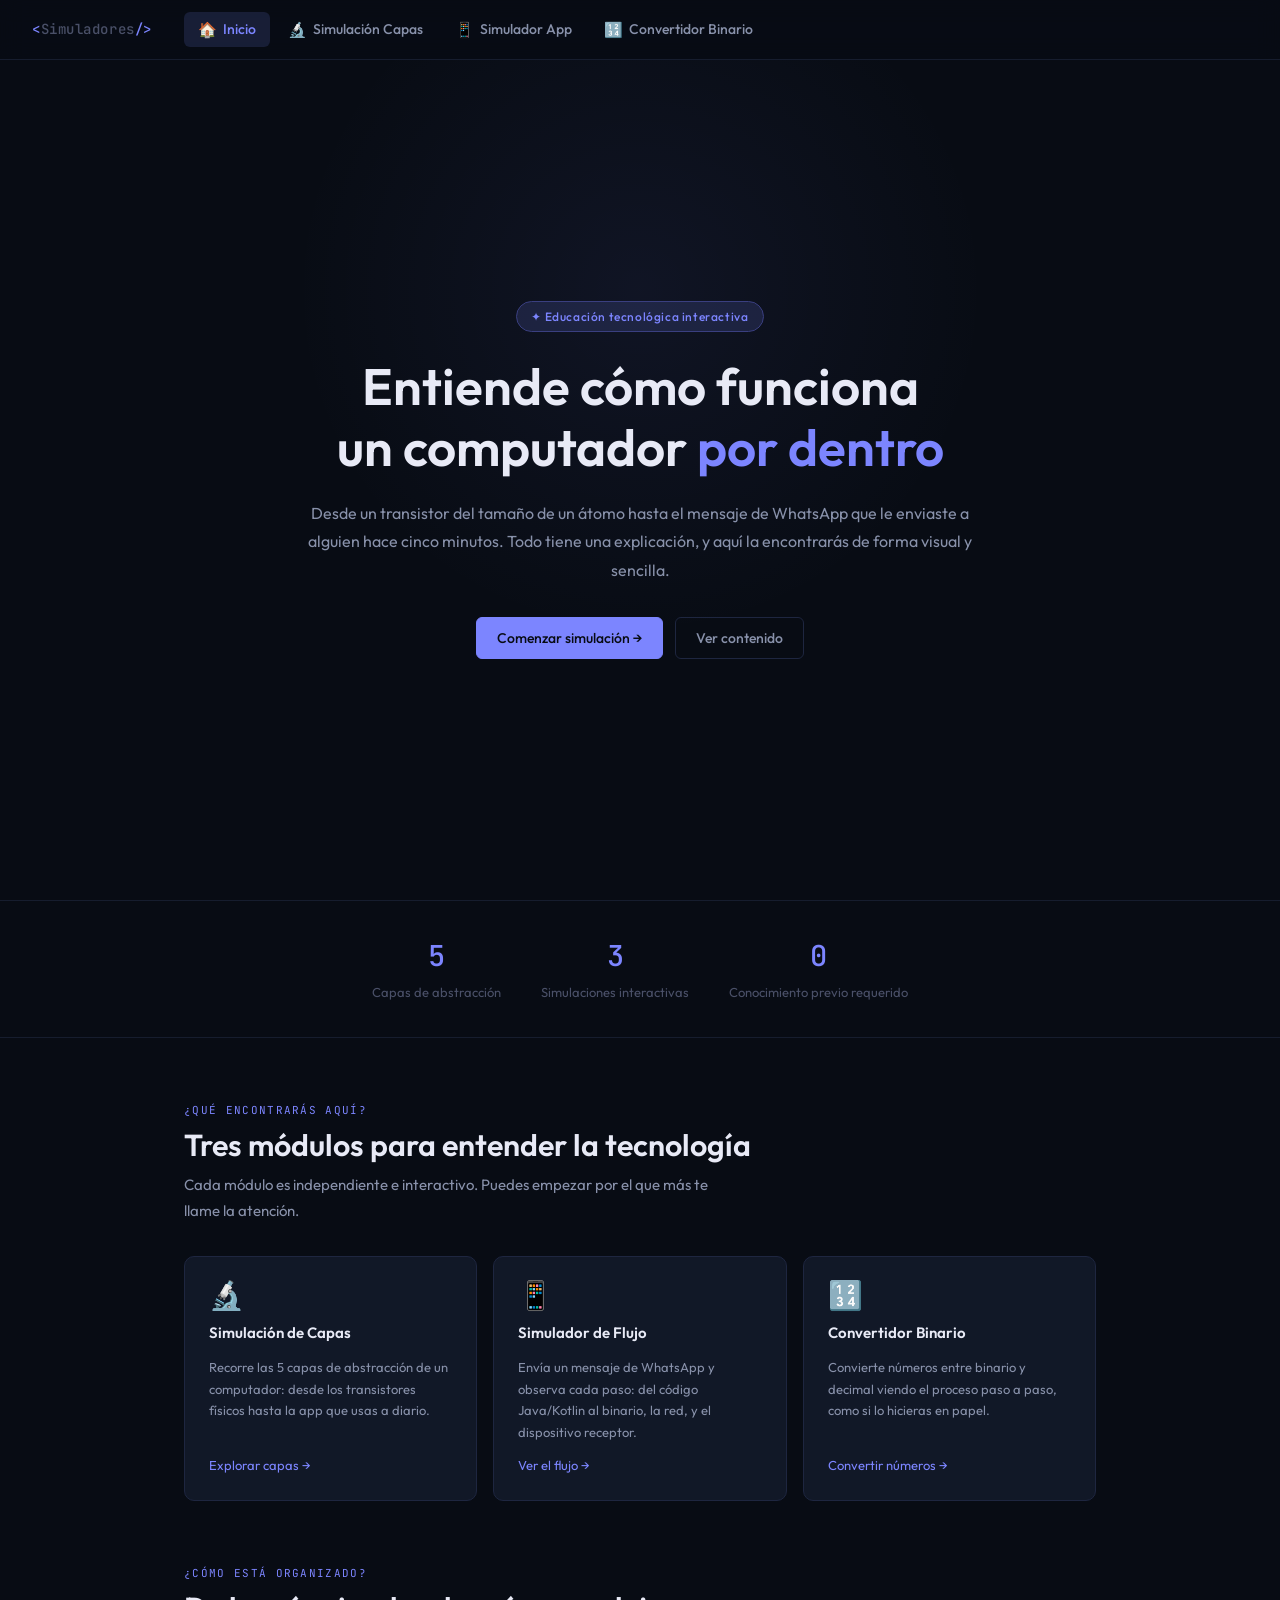
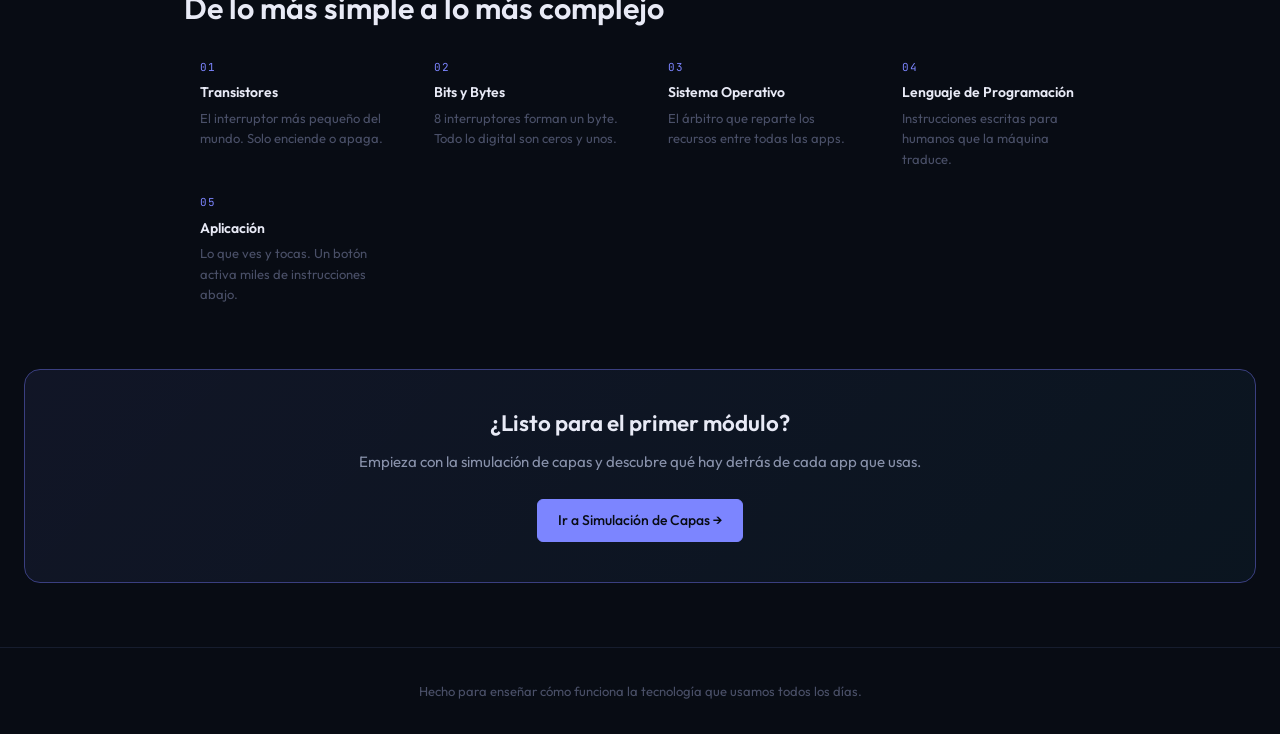
<file: index.html>
<!DOCTYPE html>
<html lang="es">
<head>
  <meta charset="UTF-8">
  <meta name="viewport" content="width=device-width, initial-scale=1.0">
  <title>Capas de Abstracción</title>
  <link rel="stylesheet" href="css/styles.css">
  <style>

    /* ── Hero ─────────────────────────────────────────────── */
    .hero {
      min-height: calc(100vh - var(--navbar-h));
      display: flex;
      align-items: center;
      padding: 4rem 1.5rem;
      position: relative;
      overflow: hidden;
    }

    .hero::before {
      content: '';
      position: absolute;
      top: -120px;
      left: 50%;
      transform: translateX(-50%);
      width: 700px;
      height: 700px;
      background: radial-gradient(circle, rgba(124,133,255,0.07) 0%, transparent 70%);
      pointer-events: none;
    }

    .hero-content {
      max-width: 680px;
      margin: 0 auto;
      text-align: center;
      position: relative;
    }

    .hero-badge {
      display: inline-flex;
      align-items: center;
      gap: 6px;
      padding: 5px 14px;
      border-radius: 999px;
      background: var(--accent-glow);
      border: 1px solid var(--accent-dim);
      font-size: 12px;
      font-weight: 500;
      color: var(--accent);
      letter-spacing: 0.05em;
      margin-bottom: 1.5rem;
      animation: fadeUp 0.4s ease both;
    }

    .hero h1 {
      margin-bottom: 1.25rem;
      animation: fadeUp 0.4s ease 0.08s both;
    }

    .hero h1 em {
      font-style: normal;
      color: var(--accent);
    }

    .hero-desc {
      font-size: 16px;
      color: var(--text-secondary);
      line-height: 1.8;
      margin-bottom: 2rem;
      animation: fadeUp 0.4s ease 0.14s both;
    }

    .hero-actions {
      display: flex;
      gap: 0.75rem;
      justify-content: center;
      flex-wrap: wrap;
      animation: fadeUp 0.4s ease 0.2s both;
    }

    /* ── Stats ────────────────────────────────────────────── */
    .stats {
      display: flex;
      justify-content: center;
      gap: 2.5rem;
      flex-wrap: wrap;
      padding: 2rem 1.5rem;
      border-top: 1px solid var(--border-subtle);
      border-bottom: 1px solid var(--border-subtle);
      animation: fadeUp 0.4s ease 0.26s both;
    }

    .stat-item {
      text-align: center;
    }

    .stat-num {
      font-family: var(--font-mono);
      font-size: 1.8rem;
      font-weight: 500;
      color: var(--accent);
      display: block;
    }

    .stat-label {
      font-size: 13px;
      color: var(--text-muted);
      margin-top: 2px;
    }

    /* ── Sección ¿Qué aprenderás? ─────────────────────────── */
    .section {
      padding: 4rem 1.5rem;
    }

    .cards-grid {
      display: grid;
      grid-template-columns: repeat(auto-fit, minmax(220px, 1fr));
      gap: 1rem;
      margin-top: 2rem;
    }

    .feature-card {
      background: var(--bg-card);
      border: 1px solid var(--border);
      border-radius: var(--radius-md);
      padding: 1.5rem;
      text-decoration: none;
      display: flex;
      flex-direction: column;
      gap: 0.75rem;
      transition: border-color var(--transition), transform var(--transition), background var(--transition);
    }

    .feature-card:hover {
      border-color: var(--accent-dim);
      background: var(--bg-card-hover);
      transform: translateY(-3px);
    }

    .feature-icon {
      font-size: 28px;
      line-height: 1;
    }

    .feature-title {
      font-size: 15px;
      font-weight: 600;
      color: var(--text-primary);
    }

    .feature-desc {
      font-size: 13px;
      color: var(--text-secondary);
      line-height: 1.65;
      flex: 1;
    }

    .feature-link {
      font-size: 13px;
      color: var(--accent);
      display: flex;
      align-items: center;
      gap: 4px;
      margin-top: auto;
    }

    /* ── Cómo funciona ────────────────────────────────────── */
    .how-grid {
      display: grid;
      grid-template-columns: repeat(auto-fit, minmax(200px, 1fr));
      gap: 1.5rem;
      margin-top: 2rem;
      counter-reset: steps;
    }

    .how-item {
      position: relative;
      padding-left: 1rem;
      counter-increment: steps;
    }

    .how-item::before {
      content: counter(steps, decimal-leading-zero);
      font-family: var(--font-mono);
      font-size: 11px;
      color: var(--accent);
      letter-spacing: 0.08em;
      display: block;
      margin-bottom: 0.5rem;
    }

    .how-item h4 {
      font-size: 14px;
      font-weight: 600;
      color: var(--text-primary);
      margin-bottom: 0.4rem;
    }

    .how-item p {
      font-size: 13px;
      color: var(--text-muted);
      line-height: 1.6;
    }

    /* ── Banner CTA ───────────────────────────────────────── */
    .cta-banner {
      margin: 0 1.5rem 4rem;
      background: linear-gradient(135deg, rgba(124,133,255,0.08), rgba(56,189,248,0.05));
      border: 1px solid var(--accent-dim);
      border-radius: var(--radius-lg);
      padding: 2.5rem 2rem;
      text-align: center;
    }

    .cta-banner h2 {
      font-size: 1.4rem;
      margin-bottom: 0.75rem;
    }

    .cta-banner p {
      font-size: 15px;
      color: var(--text-secondary);
      margin-bottom: 1.5rem;
    }

  </style>
</head>
<body>

<script src="js/nav.js"></script>

<div class="page-wrapper">

  <!-- ── Hero ──────────────────────────────────────────────── -->
  <section class="hero">
    <div class="hero-content">
      <div class="hero-badge">✦ Educación tecnológica interactiva</div>
      <h1>Entiende cómo funciona<br>un computador <em>por dentro</em></h1>
      <p class="hero-desc">
        Desde un transistor del tamaño de un átomo hasta el mensaje de WhatsApp
        que le enviaste a alguien hace cinco minutos. Todo tiene una explicación,
        y aquí la encontrarás de forma visual y sencilla.
      </p>
      <div class="hero-actions">
        <a href="capas.html" class="btn btn-primary">Comenzar simulación →</a>
        <a href="#contenido" class="btn btn-secondary">Ver contenido</a>
      </div>
    </div>
  </section>

  <!-- ── Stats ─────────────────────────────────────────────── -->
  <div class="stats">
    <div class="stat-item">
      <span class="stat-num">5</span>
      <span class="stat-label">Capas de abstracción</span>
    </div>
    <div class="stat-item">
      <span class="stat-num">3</span>
      <span class="stat-label">Simulaciones interactivas</span>
    </div>
    <div class="stat-item">
      <span class="stat-num">0</span>
      <span class="stat-label">Conocimiento previo requerido</span>
    </div>
  </div>

  <!-- ── Contenido ─────────────────────────────────────────── -->
  <section class="section" id="contenido">
    <div class="container">
      <div class="section-label">¿Qué encontrarás aquí?</div>
      <h2 class="section-title">Tres módulos para entender la tecnología</h2>
      <p class="section-sub">Cada módulo es independiente e interactivo. Puedes empezar por el que más te llame la atención.</p>

      <div class="cards-grid">

        <a href="capas.html" class="feature-card anim-fade-up anim-delay-1">
          <div class="feature-icon">🔬</div>
          <div class="feature-title">Simulación de Capas</div>
          <p class="feature-desc">
            Recorre las 5 capas de abstracción de un computador: desde los transistores físicos hasta la app que usas a diario.
          </p>
          <span class="feature-link">Explorar capas →</span>
        </a>

        <a href="whatsapp.html" class="feature-card anim-fade-up anim-delay-2">
          <div class="feature-icon">📱</div>
          <div class="feature-title">Simulador de Flujo</div>
          <p class="feature-desc">
            Envía un mensaje de WhatsApp y observa cada paso: del código Java/Kotlin al binario, la red, y el dispositivo receptor.
          </p>
          <span class="feature-link">Ver el flujo →</span>
        </a>

        <a href="binario.html" class="feature-card anim-fade-up anim-delay-3">
          <div class="feature-icon">🔢</div>
          <div class="feature-title">Convertidor Binario</div>
          <p class="feature-desc">
            Convierte números entre binario y decimal viendo el proceso paso a paso, como si lo hicieras en papel.
          </p>
          <span class="feature-link">Convertir números →</span>
        </a>

      </div>
    </div>
  </section>

  <!-- ── Cómo funciona ──────────────────────────────────────── -->
  <section class="section" style="padding-top: 0;">
    <div class="container">
      <div class="section-label">¿Cómo está organizado?</div>
      <h2 class="section-title">De lo más simple a lo más complejo</h2>

      <div class="how-grid">
        <div class="how-item">
          <h4>Transistores</h4>
          <p>El interruptor más pequeño del mundo. Solo enciende o apaga.</p>
        </div>
        <div class="how-item">
          <h4>Bits y Bytes</h4>
          <p>8 interruptores forman un byte. Todo lo digital son ceros y unos.</p>
        </div>
        <div class="how-item">
          <h4>Sistema Operativo</h4>
          <p>El árbitro que reparte los recursos entre todas las apps.</p>
        </div>
        <div class="how-item">
          <h4>Lenguaje de Programación</h4>
          <p>Instrucciones escritas para humanos que la máquina traduce.</p>
        </div>
        <div class="how-item">
          <h4>Aplicación</h4>
          <p>Lo que ves y tocas. Un botón activa miles de instrucciones abajo.</p>
        </div>
      </div>
    </div>
  </section>

  <!-- ── CTA ───────────────────────────────────────────────── -->
  <div class="cta-banner">
    <h2>¿Listo para el primer módulo?</h2>
    <p>Empieza con la simulación de capas y descubre qué hay detrás de cada app que usas.</p>
    <a href="capas.html" class="btn btn-primary">Ir a Simulación de Capas →</a>
  </div>

  <!-- ── Footer ────────────────────────────────────────────── -->
  <footer class="footer">
    <p>Hecho para enseñar cómo funciona la tecnología que usamos todos los días.</p>
  </footer>

</div>

</body>
</html>
</file>
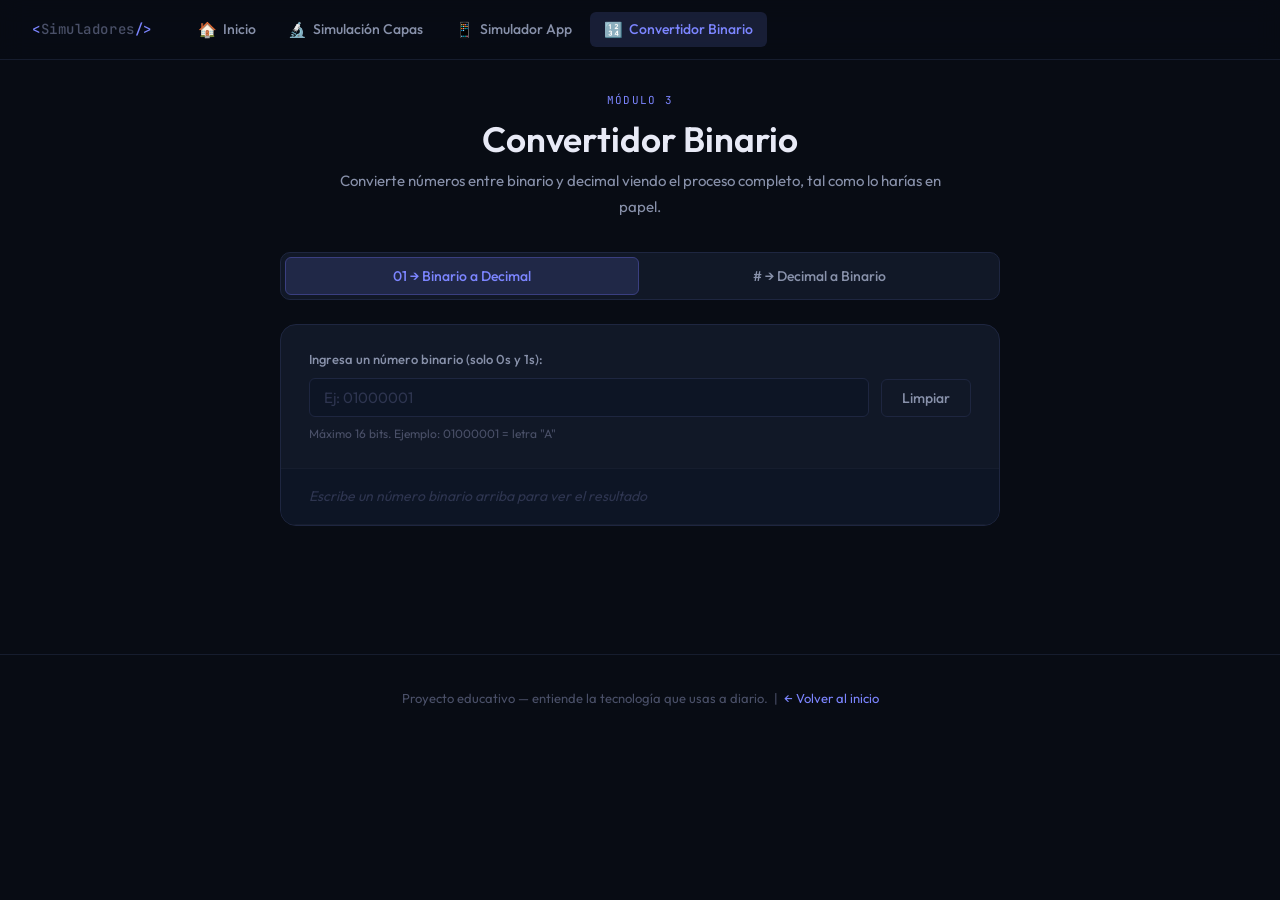
<file: binario.html>
<!DOCTYPE html>
<html lang="es">
<head>
  <meta charset="UTF-8">
  <meta name="viewport" content="width=device-width, initial-scale=1.0">
  <title>Convertidor Binario — Capas de Abstracción</title>
  <link rel="stylesheet" href="css/styles.css">
  <style>

    .sim-wrapper {
      padding: 2rem 1.5rem 4rem;
    }

    .sim-header {
      max-width: 620px;
      margin: 0 auto 2rem;
      text-align: center;
    }

    /* ── Tabs ─────────────────────────────────────────────── */
    .tabs {
      display: flex;
      gap: 4px;
      max-width: 720px;
      margin: 0 auto 1.5rem;
      background: var(--bg-card);
      border: 1px solid var(--border);
      border-radius: var(--radius-md);
      padding: 4px;
    }

    .tab-btn {
      flex: 1;
      padding: 9px 16px;
      border-radius: var(--radius-sm);
      font-family: var(--font-ui);
      font-size: 14px;
      font-weight: 500;
      cursor: pointer;
      border: none;
      background: transparent;
      color: var(--text-secondary);
      transition: background var(--transition), color var(--transition);
    }

    .tab-btn.active {
      background: var(--accent-glow);
      color: var(--accent);
      border: 1px solid var(--accent-dim);
    }

    .tab-btn:hover:not(.active) {
      background: rgba(255,255,255,0.03);
      color: var(--text-primary);
    }

    /* ── Panel contenedor ─────────────────────────────────── */
    .converter-card {
      max-width: 720px;
      margin: 0 auto;
      background: var(--bg-card);
      border: 1px solid var(--border);
      border-radius: var(--radius-lg);
      overflow: hidden;
    }

    .panel { display: none; }
    .panel.active { display: block; }

    /* ── Input section ────────────────────────────────────── */
    .input-section {
      padding: 1.5rem 1.75rem;
      border-bottom: 1px solid var(--border-subtle);
    }

    .input-section label {
      display: block;
      font-size: 13px;
      font-weight: 500;
      color: var(--text-secondary);
      margin-bottom: 8px;
    }

    .input-row {
      display: flex;
      gap: 0.75rem;
      align-items: center;
    }

    .input-hint {
      font-size: 12px;
      color: var(--text-muted);
      margin-top: 6px;
    }

    /* ── Resultado rápido ─────────────────────────────────── */
    .result-bar {
      padding: 1rem 1.75rem;
      background: var(--bg-input);
      border-bottom: 1px solid var(--border-subtle);
      display: flex;
      align-items: center;
      gap: 1rem;
      flex-wrap: wrap;
    }

    .result-label {
      font-size: 13px;
      color: var(--text-muted);
    }

    .result-value {
      font-family: var(--font-mono);
      font-size: 1.5rem;
      font-weight: 500;
      color: var(--accent);
    }

    .result-empty {
      font-size: 14px;
      color: var(--text-hint);
      font-style: italic;
    }

    /* ── Proceso paso a paso ──────────────────────────────── */
    .process-section {
      padding: 1.5rem 1.75rem;
    }

    .process-title {
      font-size: 13px;
      font-weight: 600;
      color: var(--text-secondary);
      text-transform: uppercase;
      letter-spacing: 0.08em;
      margin-bottom: 1rem;
      font-family: var(--font-mono);
    }

    /* Tabla de posiciones (binario → decimal) */
    .positions-table {
      width: 100%;
      overflow-x: auto;
      margin-bottom: 1.25rem;
    }

    .pos-grid {
      display: flex;
      gap: 6px;
      min-width: max-content;
    }

    .pos-cell {
      display: flex;
      flex-direction: column;
      align-items: center;
      gap: 4px;
    }

    .pos-exp {
      font-family: var(--font-mono);
      font-size: 11px;
      color: var(--text-muted);
      text-align: center;
    }

    .pos-bit {
      width: 44px;
      height: 44px;
      border-radius: var(--radius-sm);
      border: 1px solid var(--border);
      display: flex;
      align-items: center;
      justify-content: center;
      font-family: var(--font-mono);
      font-size: 18px;
      font-weight: 600;
      transition: background 0.2s, border-color 0.2s, color 0.2s;
    }

    .pos-bit.one {
      background: #1d3f7a;
      border-color: #3b7dd8;
      color: #c8e0ff;
    }

    .pos-bit.zero {
      background: var(--bg-input);
      color: var(--text-muted);
    }

    .pos-val {
      font-family: var(--font-mono);
      font-size: 11px;
      color: var(--text-muted);
      text-align: center;
    }

    .pos-val.active {
      color: var(--accent);
      font-weight: 600;
    }

    /* Suma final */
    .sum-row {
      background: var(--bg-input);
      border: 1px solid var(--border);
      border-radius: var(--radius-sm);
      padding: 10px 14px;
      font-family: var(--font-mono);
      font-size: 13px;
      color: var(--text-secondary);
      line-height: 1.8;
      word-break: break-word;
    }

    .sum-row .sum-result {
      color: var(--accent);
      font-weight: 600;
      font-size: 15px;
    }

    /* Tabla de divisiones (decimal → binario) */
    .div-table {
      width: 100%;
      border-collapse: collapse;
      font-family: var(--font-mono);
      font-size: 13px;
    }

    .div-table th {
      text-align: left;
      font-size: 11px;
      color: var(--text-muted);
      letter-spacing: 0.08em;
      text-transform: uppercase;
      padding: 6px 10px;
      border-bottom: 1px solid var(--border-subtle);
    }

    .div-table td {
      padding: 8px 10px;
      border-bottom: 1px solid var(--border-subtle);
      color: var(--text-secondary);
    }

    .div-table tr:last-child td {
      border-bottom: none;
    }

    .div-table .remainder {
      color: var(--accent);
      font-weight: 600;
    }

    .div-table .highlight-row td {
      background: var(--accent-glow);
    }

    /* Flecha de lectura */
    .read-hint {
      display: flex;
      align-items: center;
      gap: 6px;
      margin-top: 10px;
      font-size: 12px;
      color: var(--text-muted);
    }

    .read-arrow {
      font-size: 16px;
      color: var(--accent);
    }

    /* Resultado binario destacado */
    .binary-result-display {
      margin-top: 1rem;
      padding: 12px 16px;
      background: var(--bg-input);
      border: 1px solid var(--accent-dim);
      border-radius: var(--radius-sm);
      display: flex;
      align-items: center;
      gap: 1rem;
      flex-wrap: wrap;
    }

    .binary-result-display span {
      font-size: 12px;
      color: var(--text-muted);
    }

    .binary-result-display strong {
      font-family: var(--font-mono);
      font-size: 1.3rem;
      color: var(--accent);
      letter-spacing: 0.1em;
    }

    /* Info box fórmula */
    .formula-box {
      background: var(--bg-input);
      border: 1px solid var(--border);
      border-left: 3px solid var(--accent);
      border-radius: var(--radius-sm);
      padding: 10px 14px;
      margin-bottom: 1.25rem;
      font-size: 13px;
      color: var(--text-secondary);
      line-height: 1.65;
    }

    .formula-box code {
      color: var(--accent);
      font-size: 13px;
    }

    /* Error */
    .input-error {
      border-color: var(--layer-bits) !important;
    }

  </style>
</head>
<body>

<script src="js/nav.js"></script>
<script src="js/binario.js" defer></script>

<div class="page-wrapper">
  <div class="sim-wrapper">

    <div class="sim-header anim-fade-up">
      <div class="section-label">Módulo 3</div>
      <h1 style="font-size: clamp(1.5rem, 4vw, 2.2rem); margin-bottom: 0.5rem;">
        Convertidor Binario
      </h1>
      <p style="font-size:15px;">
        Convierte números entre binario y decimal viendo el proceso completo,
        tal como lo harías en papel.
      </p>
    </div>

    <!-- Tabs -->
    <div class="tabs anim-fade-up anim-delay-1">
      <button class="tab-btn active" id="tab-bin" onclick="switchTab('bin')">
        01 → Binario a Decimal
      </button>
      <button class="tab-btn" id="tab-dec" onclick="switchTab('dec')">
        # → Decimal a Binario
      </button>
    </div>

    <!-- ══ PANEL: Binario → Decimal ══════════════════════════ -->
    <div class="converter-card anim-fade-up anim-delay-2">

      <div class="panel active" id="panel-bin">

        <div class="input-section">
          <label for="input-bin">Ingresa un número binario (solo 0s y 1s):</label>
          <div class="input-row">
            <input
              id="input-bin"
              class="input"
              type="text"
              placeholder="Ej: 01000001"
              maxlength="16"
              oninput="convertBinDec()"
            />
            <button class="btn btn-secondary" onclick="clearBin()">Limpiar</button>
          </div>
          <p class="input-hint">Máximo 16 bits. Ejemplo: 01000001 = letra "A"</p>
        </div>

        <div class="result-bar" id="result-bin">
          <span class="result-empty">Escribe un número binario arriba para ver el resultado</span>
        </div>

        <div class="process-section" id="process-bin" style="display:none">
          <div class="process-title">// Proceso paso a paso</div>

          <div class="formula-box">
            <strong>Fórmula:</strong> cada bit se multiplica por
            <code>2 elevado a su posición</code> (contando de derecha a izquierda desde 0).
            Luego se suman solo los bits que son <code>1</code>.
          </div>

          <div class="positions-table">
            <div class="pos-grid" id="pos-grid"></div>
          </div>

          <div class="sum-row" id="sum-row"></div>
        </div>

      </div>

      <!-- ══ PANEL: Decimal → Binario ══════════════════════ -->
      <div class="panel" id="panel-dec">

        <div class="input-section">
          <label for="input-dec">Ingresa un número decimal (entero positivo):</label>
          <div class="input-row">
            <input
              id="input-dec"
              class="input"
              type="number"
              placeholder="Ej: 65"
              min="0"
              max="65535"
              oninput="convertDecBin()"
            />
            <button class="btn btn-secondary" onclick="clearDec()">Limpiar</button>
          </div>
          <p class="input-hint">Rango: 0 a 65 535 (16 bits máximo)</p>
        </div>

        <div class="result-bar" id="result-dec">
          <span class="result-empty">Escribe un número decimal arriba para ver el resultado</span>
        </div>

        <div class="process-section" id="process-dec" style="display:none">
          <div class="process-title">// Proceso paso a paso</div>

          <div class="formula-box">
            <strong>Método:</strong> divide el número entre <code>2</code> repetidamente.
            Anota el <code>residuo</code> de cada división (0 o 1).
            El resultado binario se lee de <strong>abajo hacia arriba</strong>.
          </div>

          <table class="div-table" id="div-table">
            <thead>
              <tr>
                <th>División</th>
                <th>Cociente</th>
                <th>Residuo (bit)</th>
              </tr>
            </thead>
            <tbody id="div-body"></tbody>
          </table>

          <div class="read-hint">
            <span class="read-arrow">↑</span>
            <span>Lee los residuos de abajo hacia arriba para obtener el binario</span>
          </div>

          <div class="binary-result-display" id="bin-result-display">
            <span>Resultado:</span>
            <strong id="bin-result-value"></strong>
          </div>

        </div>

      </div>

    </div>

  </div>

  <footer class="footer">
    <p>
      Proyecto educativo — entiende la tecnología que usas a diario. &nbsp;|&nbsp;
      <a href="index.html">← Volver al inicio</a>
    </p>
  </footer>
</div>

</body>
</html>
</file>
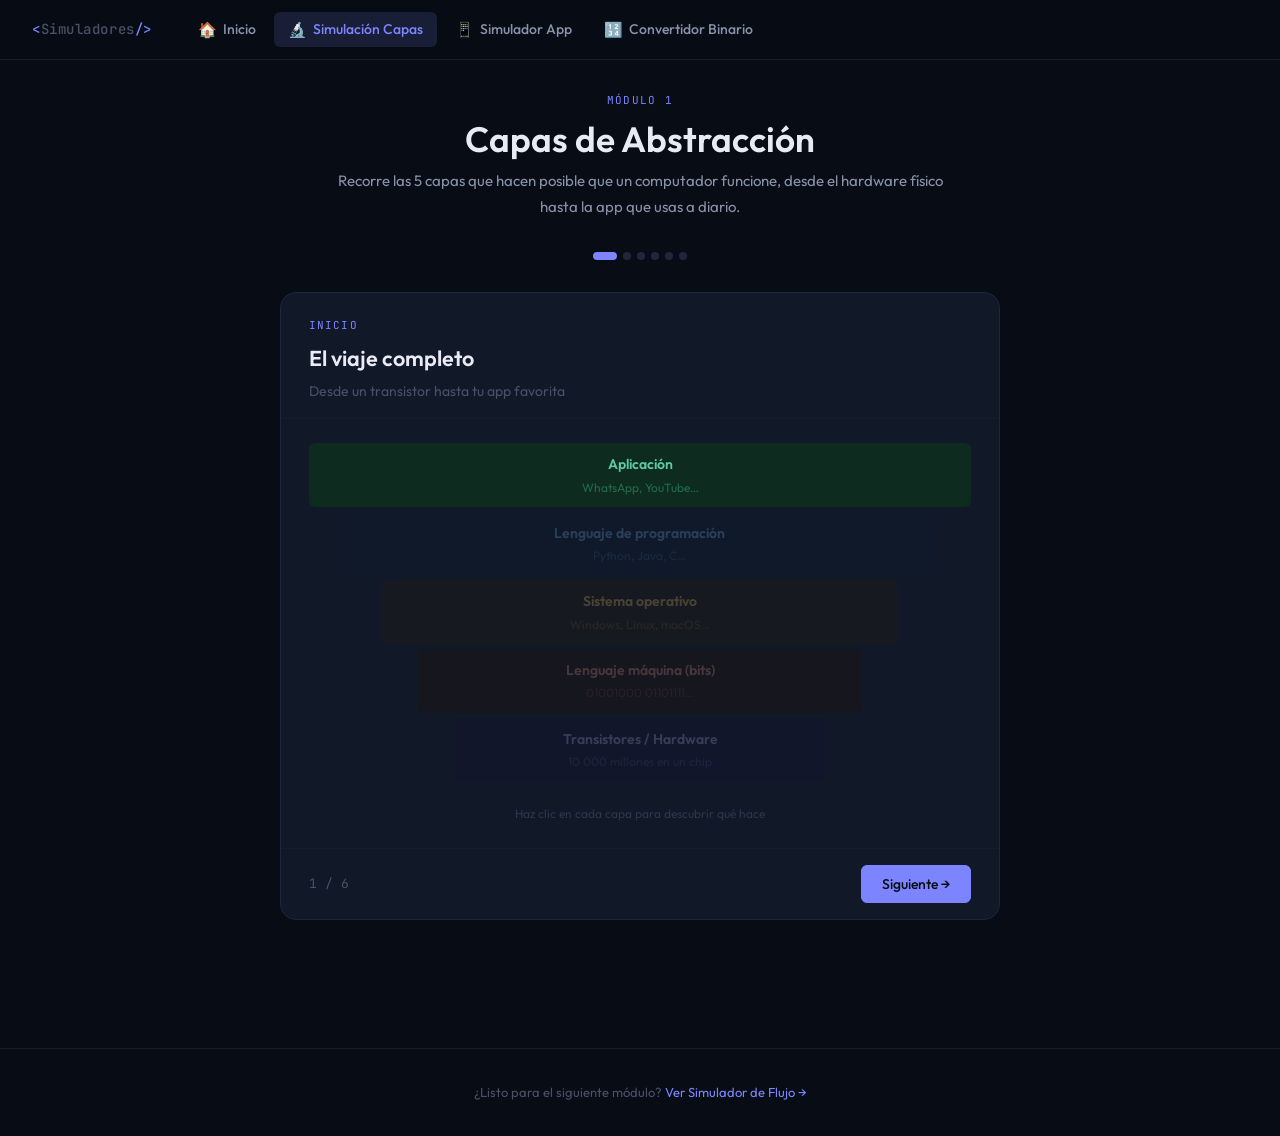
<file: capas.html>
<!DOCTYPE html>
<html lang="es">
<head>
  <meta charset="UTF-8">
  <meta name="viewport" content="width=device-width, initial-scale=1.0">
  <title>Simulación de Capas — Capas de Abstracción</title>
  <link rel="stylesheet" href="css/styles.css">
  <style>

    /* ── Layout principal ─────────────────────────────────── */
    .sim-wrapper {
      padding: 2rem 1.5rem 4rem;
    }

    .sim-header {
      max-width: 620px;
      margin: 0 auto 2rem;
      text-align: center;
    }

    /* ── Dots de progreso ─────────────────────────────────── */
    .progress-bar {
      display: flex;
      align-items: center;
      justify-content: center;
      gap: 6px;
      margin-bottom: 2rem;
    }

    .prog-dot {
      width: 8px;
      height: 8px;
      border-radius: 50%;
      background: var(--border);
      cursor: pointer;
      transition: background var(--transition), width var(--transition);
      border: none;
      padding: 0;
    }

    .prog-dot.active {
      background: var(--accent);
      width: 24px;
      border-radius: 4px;
    }

    .prog-dot:hover:not(.active) {
      background: var(--accent-dim);
    }

    /* ── Tarjeta de escena ────────────────────────────────── */
    .scene-card {
      max-width: 720px;
      margin: 0 auto;
      background: var(--bg-card);
      border: 1px solid var(--border);
      border-radius: var(--radius-lg);
      overflow: hidden;
    }

    .scene-top {
      padding: 1.5rem 1.75rem 1rem;
      border-bottom: 1px solid var(--border-subtle);
    }

    .scene-num {
      font-family: var(--font-mono);
      font-size: 11px;
      letter-spacing: 0.1em;
      color: var(--accent);
      text-transform: uppercase;
      margin-bottom: 0.4rem;
    }

    .scene-title {
      font-size: 1.35rem;
      font-weight: 600;
      color: var(--text-primary);
      margin-bottom: 0.25rem;
    }

    .scene-sub {
      font-size: 14px;
      color: var(--text-muted);
    }

    .scene-body {
      padding: 1.5rem 1.75rem;
      min-height: 340px;
      display: flex;
      flex-direction: column;
      gap: 1rem;
    }

    .scene-footer {
      padding: 1rem 1.75rem;
      border-top: 1px solid var(--border-subtle);
      display: flex;
      align-items: center;
      justify-content: space-between;
    }

    .scene-counter {
      font-family: var(--font-mono);
      font-size: 13px;
      color: var(--text-muted);
    }

    .nav-btns {
      display: flex;
      gap: 0.5rem;
    }

    /* ── Componentes de escenas ───────────────────────────── */

    /* Pirámide */
    .pyramid-wrap {
      display: flex;
      flex-direction: column;
      gap: 5px;
      align-items: center;
    }

    .layer-pill {
      border-radius: var(--radius-sm);
      padding: 10px 16px;
      text-align: center;
      cursor: pointer;
      transition: transform 0.15s, opacity 0.3s, box-shadow 0.2s;
      width: 100%;
    }

    .layer-pill:hover { transform: scaleX(1.015); }
    .layer-pill.inactive { opacity: 0.25; }

    .pill-name { font-size: 14px; font-weight: 600; }
    .pill-sub  { font-size: 12px; margin-top: 2px; opacity: 0.8; }

    .pyramid-hint {
      font-size: 12px;
      color: var(--text-hint);
      text-align: center;
      margin-top: 6px;
    }

    .detail-box {
      background: var(--bg-input);
      border: 1px solid var(--border);
      border-left: 3px solid var(--accent);
      border-radius: var(--radius-sm);
      padding: 12px 16px;
      animation: fadeUp 0.25s ease both;
    }

    .detail-box-title {
      font-size: 14px;
      font-weight: 600;
      color: var(--text-primary);
      margin-bottom: 4px;
    }

    .detail-box-desc {
      font-size: 13px;
      color: var(--text-secondary);
      line-height: 1.65;
    }

    /* Transistor */
    .transistor-section {
      display: flex;
      flex-direction: column;
      gap: 1rem;
    }

    .sw-row {
      display: flex;
      align-items: center;
      gap: 1rem;
      flex-wrap: wrap;
    }

    .sw-track {
      position: relative;
      width: 56px;
      height: 30px;
      border-radius: 15px;
      background: #1e2a1e;
      cursor: pointer;
      border: 1px solid #2a3828;
      transition: background 0.2s, border-color 0.2s;
      flex-shrink: 0;
    }

    .sw-track.on {
      background: #1a5c35;
      border-color: #27a05a;
    }

    .sw-knob {
      position: absolute;
      top: 3px;
      left: 3px;
      width: 22px;
      height: 22px;
      border-radius: 50%;
      background: #8a9a88;
      transition: transform 0.2s, background 0.2s;
      pointer-events: none;
    }

    .sw-track.on .sw-knob {
      transform: translateX(26px);
      background: #fff;
    }

    .sw-value {
      font-size: 16px;
      font-weight: 500;
      color: var(--text-primary);
      min-width: 110px;
    }

    .bulb {
      font-size: 24px;
      transition: opacity 0.25s, filter 0.25s;
    }

    .bulb.off { opacity: 0.15; filter: grayscale(1); }
    .bulb.on  { opacity: 1;    filter: drop-shadow(0 0 6px #ffe066); }

    .cycles-row {
      display: flex;
      align-items: center;
      gap: 10px;
    }

    .cycles-track {
      flex: 1;
      height: 6px;
      border-radius: 3px;
      background: var(--bg-input);
      overflow: hidden;
    }

    .cycles-fill {
      height: 100%;
      border-radius: 3px;
      background: #1a8a4a;
      transition: width 0.04s linear;
    }

    .cycles-label {
      font-size: 12px;
      color: var(--text-muted);
      white-space: nowrap;
    }

    /* Bits */
    .bit-grid {
      display: flex;
      gap: 8px;
      flex-wrap: wrap;
    }

    .bit-cell {
      width: 46px;
      height: 46px;
      border-radius: var(--radius-sm);
      border: 1px solid var(--border);
      display: flex;
      align-items: center;
      justify-content: center;
      font-size: 18px;
      font-weight: 600;
      font-family: var(--font-mono);
      cursor: pointer;
      transition: background 0.15s, color 0.15s, border-color 0.15s;
      background: var(--bg-input);
      color: var(--text-muted);
      user-select: none;
    }

    .bit-cell.on {
      background: #1d3f7a;
      border-color: #3b7dd8;
      color: #c8e0ff;
    }

    .bit-info {
      font-size: 14px;
      color: var(--text-secondary);
    }

    .bit-info strong {
      color: var(--text-primary);
    }

    /* OS Bars */
    .os-list {
      display: flex;
      flex-direction: column;
      gap: 10px;
    }

    .os-row {
      display: flex;
      align-items: center;
      gap: 10px;
      cursor: pointer;
    }

    .os-row:hover .os-label { color: var(--text-primary); }

    .os-label {
      font-size: 13px;
      color: var(--text-secondary);
      width: 140px;
      flex-shrink: 0;
      transition: color var(--transition);
    }

    .os-track {
      flex: 1;
      height: 8px;
      border-radius: 4px;
      background: var(--bg-input);
      overflow: hidden;
    }

    .os-fill {
      height: 100%;
      border-radius: 4px;
      transition: width 0.35s ease;
    }

    .os-pct {
      font-family: var(--font-mono);
      font-size: 12px;
      color: var(--text-muted);
      width: 34px;
      text-align: right;
    }

    /* Lang cards */
    .lang-list {
      display: flex;
      flex-direction: column;
      gap: 8px;
    }

    .lang-card {
      background: var(--bg-input);
      border: 1px solid var(--border);
      border-radius: var(--radius-sm);
      padding: 12px 14px;
    }

    .lang-code {
      font-family: var(--font-mono);
      font-size: 13px;
      color: #7ab3f5;
      display: block;
      margin-bottom: 5px;
      white-space: pre;
    }

    .lang-meaning {
      font-size: 12px;
      color: var(--text-muted);
    }

    /* Mensaje */
    .msg-input-row {
      display: flex;
      gap: 8px;
    }

    .msg-feed {
      display: flex;
      flex-direction: column;
      gap: 6px;
      flex: 1;
      overflow-y: auto;
      max-height: 200px;
    }

    .msg-bubble {
      background: #1e3a5f;
      color: #b8d4f5;
      border-radius: 12px 12px 3px 12px;
      padding: 8px 14px;
      font-size: 14px;
      align-self: flex-end;
      max-width: 85%;
    }

    .msg-hint {
      font-size: 12px;
      color: var(--text-muted);
      padding-left: 2px;
      animation: fadeUp 0.2s ease both;
    }

    .msg-hint.done {
      color: #5dcaa5;
    }

  </style>
</head>
<body>

<script src="js/nav.js"></script>
<script src="js/capas.js" defer></script>

<div class="page-wrapper">
  <div class="sim-wrapper">

    <div class="sim-header anim-fade-up">
      <div class="section-label">Módulo 1</div>
      <h1 style="font-size: clamp(1.5rem, 4vw, 2.2rem); margin-bottom: 0.5rem;">
        Capas de Abstracción
      </h1>
      <p style="font-size: 15px;">
        Recorre las 5 capas que hacen posible que un computador funcione,
        desde el hardware físico hasta la app que usas a diario.
      </p>
    </div>

    <!-- Dots -->
    <div class="progress-bar" id="prog-dots"></div>

    <!-- Escena -->
    <div class="scene-card" id="scene-card">
      <div class="scene-top">
        <div class="scene-num"  id="scene-num"></div>
        <div class="scene-title" id="scene-title"></div>
        <div class="scene-sub"   id="scene-sub"></div>
      </div>
      <div class="scene-body" id="scene-body"></div>
      <div class="scene-footer">
        <span class="scene-counter" id="scene-counter"></span>
        <div class="nav-btns">
          <button class="btn btn-secondary" id="btn-prev" onclick="capasMove(-1)">← Anterior</button>
          <button class="btn btn-primary"   id="btn-next" onclick="capasMove(1)">Siguiente →</button>
        </div>
      </div>
    </div>

  </div>

  <footer class="footer">
    <p>¿Listo para el siguiente módulo? <a href="whatsapp.html">Ver Simulador de Flujo →</a></p>
  </footer>
</div>

</body>
</html>
</file>
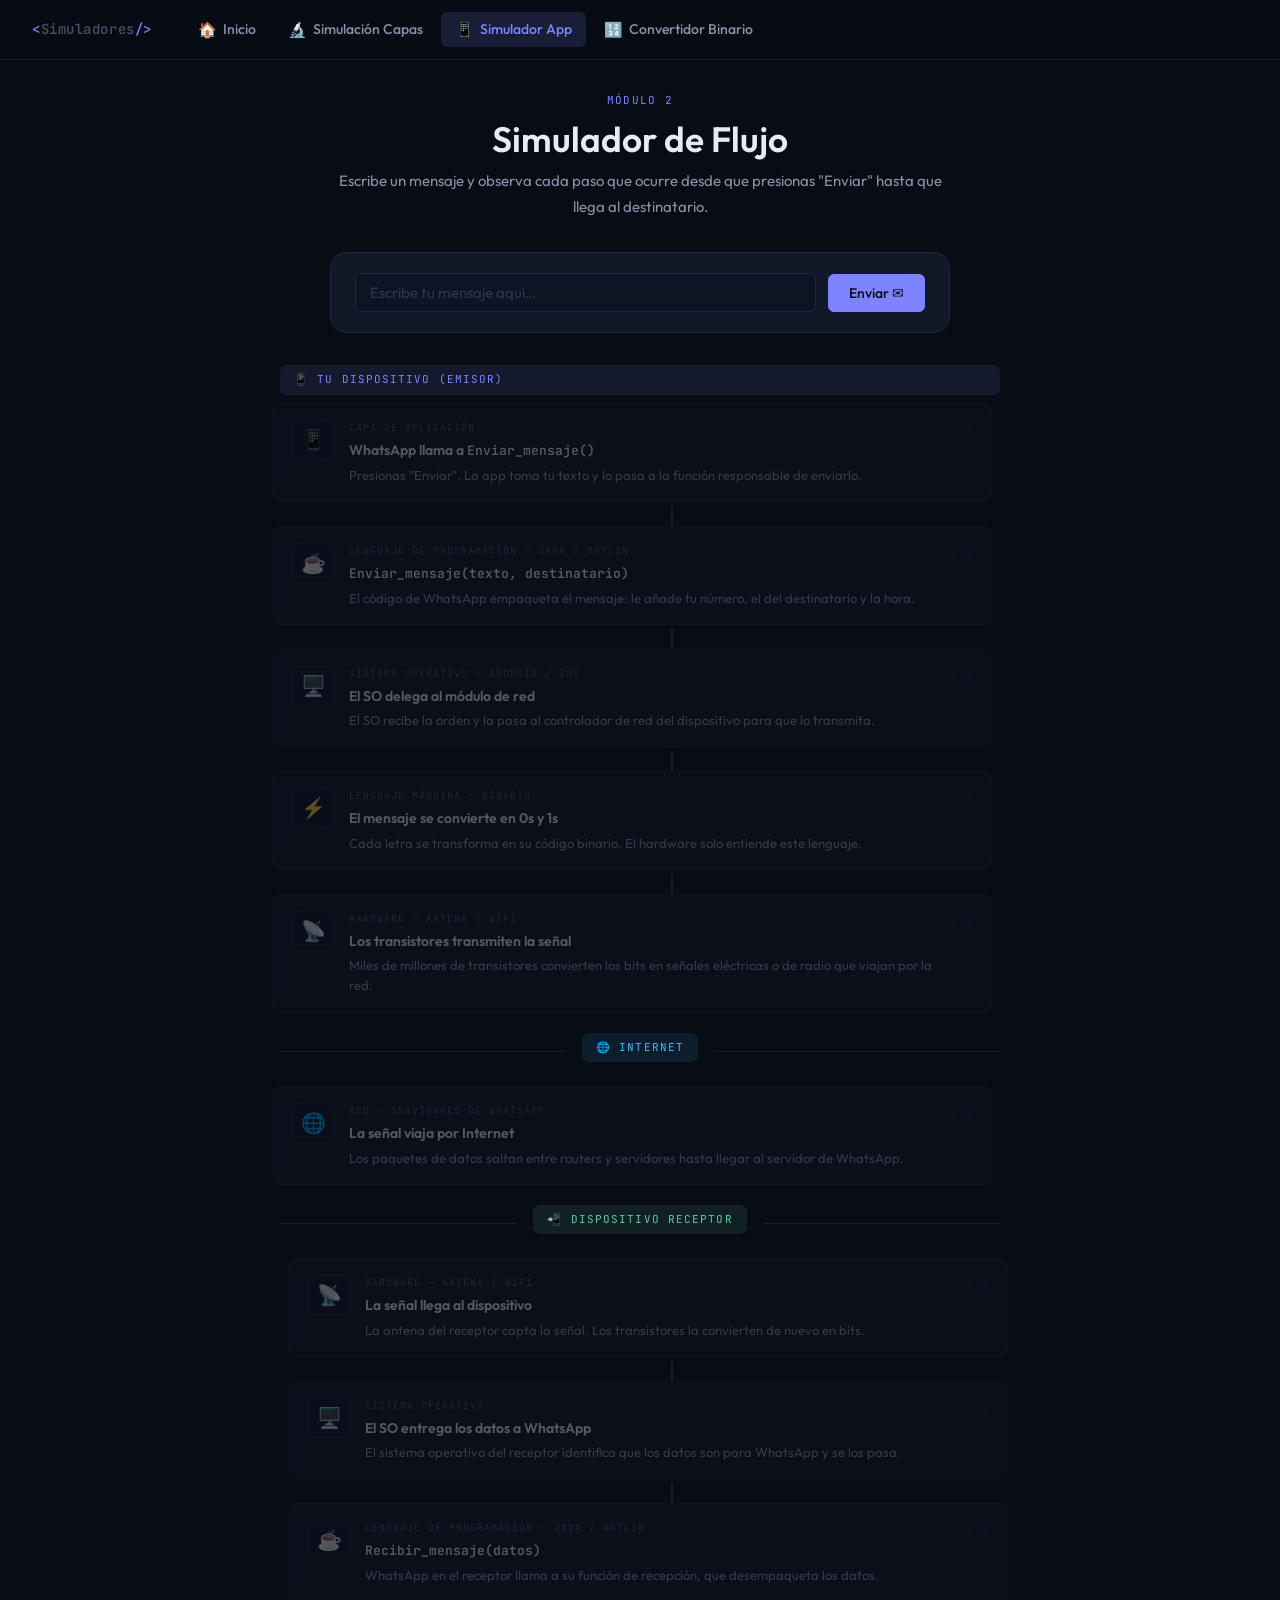
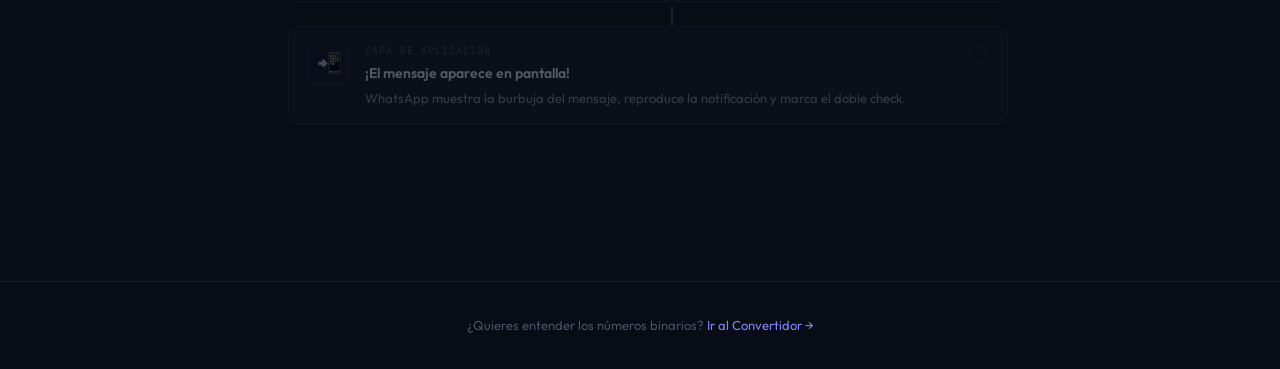
<file: whatsapp.html>
<!DOCTYPE html>
<html lang="es">
<head>
  <meta charset="UTF-8">
  <meta name="viewport" content="width=device-width, initial-scale=1.0">
  <title>Simulador de Flujo — Capas de Abstracción</title>
  <link rel="stylesheet" href="css/styles.css">
  <style>

    .sim-wrapper {
      padding: 2rem 1.5rem 4rem;
    }

    .sim-header {
      max-width: 620px;
      margin: 0 auto 2rem;
      text-align: center;
    }

    /* ── Input de mensaje ─────────────────────────────────── */
    .msg-composer {
      max-width: 620px;
      margin: 0 auto 2rem;
      background: var(--bg-card);
      border: 1px solid var(--border);
      border-radius: var(--radius-lg);
      padding: 1.25rem 1.5rem;
      display: flex;
      gap: 0.75rem;
      align-items: center;
    }

    .msg-composer input {
      flex: 1;
    }

    /* ── Flujo ────────────────────────────────────────────── */
    .flow-wrap {
      max-width: 720px;
      margin: 0 auto;
      display: flex;
      flex-direction: column;
      gap: 0;
    }

    /* Lado: emisor / receptor */
    .flow-side-label {
      font-family: var(--font-mono);
      font-size: 11px;
      letter-spacing: 0.1em;
      text-transform: uppercase;
      padding: 6px 14px;
      border-radius: var(--radius-sm);
      display: inline-block;
      margin-bottom: 8px;
    }

    .flow-side-label.sender   { background: rgba(124,133,255,0.1); color: var(--accent); }
    .flow-side-label.network  { background: rgba(56,189,248,0.1);  color: var(--cyan);   }
    .flow-side-label.receiver { background: rgba(93,202,165,0.1);  color: var(--layer-app); }

    /* Paso individual */
    .flow-step {
      display: flex;
      align-items: flex-start;
      gap: 1rem;
      padding: 1rem 1.25rem;
      background: var(--bg-card);
      border: 1px solid var(--border);
      border-radius: var(--radius-md);
      margin-bottom: 4px;
      opacity: 0.35;
      transform: translateX(-8px);
      transition: opacity 0.35s ease, transform 0.35s ease, border-color 0.35s ease, background 0.35s ease;
      position: relative;
    }

    .flow-step.active {
      opacity: 1;
      transform: translateX(0);
      border-color: var(--accent-dim);
      background: var(--bg-card-hover);
    }

    .flow-step.done {
      opacity: 0.7;
      transform: translateX(0);
      border-color: var(--border);
    }

    .flow-step.receiver-step {
      transform: translateX(8px);
    }

    .flow-step.receiver-step.active,
    .flow-step.receiver-step.done {
      transform: translateX(0);
    }

    /* Icono del paso */
    .step-icon {
      width: 40px;
      height: 40px;
      border-radius: var(--radius-sm);
      display: flex;
      align-items: center;
      justify-content: center;
      font-size: 20px;
      flex-shrink: 0;
      background: var(--bg-input);
      border: 1px solid var(--border);
      transition: background 0.3s, border-color 0.3s;
    }

    .flow-step.active .step-icon {
      background: var(--accent-glow);
      border-color: var(--accent-dim);
      animation: glow 1.5s ease infinite;
    }

    .flow-step.done .step-icon {
      background: rgba(93,202,165,0.08);
      border-color: rgba(93,202,165,0.3);
    }

    .step-content {
      flex: 1;
      min-width: 0;
    }

    .step-layer {
      font-family: var(--font-mono);
      font-size: 10px;
      letter-spacing: 0.1em;
      text-transform: uppercase;
      color: var(--text-muted);
      margin-bottom: 3px;
    }

    .step-title {
      font-size: 14px;
      font-weight: 600;
      color: var(--text-primary);
      margin-bottom: 3px;
    }

    .step-desc {
      font-size: 13px;
      color: var(--text-secondary);
      line-height: 1.55;
    }

    /* Dato dinámico que cambia según el mensaje */
    .step-data {
      margin-top: 6px;
      font-family: var(--font-mono);
      font-size: 12px;
      color: var(--accent);
      background: var(--bg-input);
      border: 1px solid var(--border);
      border-radius: 4px;
      padding: 4px 8px;
      display: none;
      word-break: break-all;
    }

    .flow-step.active .step-data,
    .flow-step.done   .step-data {
      display: block;
    }

    /* Check de completado */
    .step-check {
      width: 18px;
      height: 18px;
      border-radius: 50%;
      border: 1.5px solid var(--border);
      flex-shrink: 0;
      margin-top: 2px;
      display: flex;
      align-items: center;
      justify-content: center;
      font-size: 10px;
      transition: background 0.3s, border-color 0.3s;
    }

    .flow-step.done .step-check {
      background: rgba(93,202,165,0.2);
      border-color: var(--layer-app);
      color: var(--layer-app);
    }

    /* Conector entre pasos */
    .flow-connector {
      width: 2px;
      height: 20px;
      background: var(--border-subtle);
      margin: 0 auto;
      position: relative;
      left: 32px;
    }

    .flow-connector.done {
      background: var(--accent-dim);
    }

    /* Separador de sección (red) */
    .flow-section-sep {
      display: flex;
      align-items: center;
      gap: 1rem;
      margin: 1rem 0;
    }

    .flow-section-sep::before,
    .flow-section-sep::after {
      content: '';
      flex: 1;
      height: 1px;
      background: var(--border-subtle);
    }

    /* Panel de resultado final */
    .result-panel {
      max-width: 720px;
      margin: 1.5rem auto 0;
      background: linear-gradient(135deg, rgba(93,202,165,0.06), rgba(124,133,255,0.04));
      border: 1px solid rgba(93,202,165,0.25);
      border-radius: var(--radius-lg);
      padding: 1.5rem;
      display: none;
      animation: fadeUp 0.4s ease both;
    }

    .result-panel.visible { display: block; }

    .result-phones {
      display: flex;
      align-items: center;
      justify-content: center;
      gap: 2rem;
      flex-wrap: wrap;
      margin-top: 1rem;
    }

    .phone-mock {
      background: var(--bg-card);
      border: 1px solid var(--border);
      border-radius: 16px;
      padding: 1rem;
      width: 200px;
      min-height: 120px;
    }

    .phone-label {
      font-size: 11px;
      color: var(--text-muted);
      font-family: var(--font-mono);
      text-transform: uppercase;
      letter-spacing: 0.08em;
      margin-bottom: 8px;
    }

    .phone-bubble {
      border-radius: 12px;
      padding: 8px 12px;
      font-size: 13px;
      max-width: 90%;
    }

    .phone-bubble.sent {
      background: #1e3a5f;
      color: #b8d4f5;
      border-radius: 12px 12px 3px 12px;
      margin-left: auto;
    }

    .phone-bubble.received {
      background: #1a2a1a;
      color: #9ecfa0;
      border-radius: 12px 12px 12px 3px;
    }

    .arrow-icon {
      font-size: 28px;
      color: var(--text-muted);
    }

    /* Controles */
    .controls {
      max-width: 720px;
      margin: 1.5rem auto 0;
      display: flex;
      gap: 0.75rem;
      justify-content: center;
      flex-wrap: wrap;
    }

  </style>
</head>
<body>

<script src="js/nav.js"></script>
<script src="js/whatsapp.js" defer></script>

<div class="page-wrapper">
  <div class="sim-wrapper">

    <div class="sim-header anim-fade-up">
      <div class="section-label">Módulo 2</div>
      <h1 style="font-size: clamp(1.5rem, 4vw, 2.2rem); margin-bottom: 0.5rem;">
        Simulador de Flujo
      </h1>
      <p style="font-size:15px;">
        Escribe un mensaje y observa cada paso que ocurre desde que presionas
        "Enviar" hasta que llega al destinatario.
      </p>
    </div>

    <!-- Compositor -->
    <div class="msg-composer anim-fade-up anim-delay-1">
      <input
        id="wa-input"
        class="input"
        type="text"
        placeholder="Escribe tu mensaje aquí…"
        maxlength="60"
      />
      <button class="btn btn-primary" id="btn-send" onclick="waSend()">
        Enviar ✉
      </button>
    </div>

    <!-- Flujo -->
    <div class="flow-wrap" id="flow-wrap">

      <!-- EMISOR -->
      <div class="flow-side-label sender">📱 Tu dispositivo (emisor)</div>

      <div class="flow-step" id="step-0">
        <div class="step-icon">📱</div>
        <div class="step-content">
          <div class="step-layer">Capa de Aplicación</div>
          <div class="step-title">WhatsApp llama a <code>Enviar_mensaje()</code></div>
          <div class="step-desc">Presionas "Enviar". La app toma tu texto y lo pasa a la función responsable de enviarlo.</div>
          <div class="step-data" id="data-0"></div>
        </div>
        <div class="step-check" id="check-0"></div>
      </div>

      <div class="flow-connector" id="conn-0"></div>

      <div class="flow-step" id="step-1">
        <div class="step-icon">☕</div>
        <div class="step-content">
          <div class="step-layer">Lenguaje de Programación — Java / Kotlin</div>
          <div class="step-title"><code>Enviar_mensaje(texto, destinatario)</code></div>
          <div class="step-desc">El código de WhatsApp empaqueta el mensaje: le añade tu número, el del destinatario y la hora.</div>
          <div class="step-data" id="data-1"></div>
        </div>
        <div class="step-check" id="check-1"></div>
      </div>

      <div class="flow-connector" id="conn-1"></div>

      <div class="flow-step" id="step-2">
        <div class="step-icon">🖥️</div>
        <div class="step-content">
          <div class="step-layer">Sistema Operativo — Android / iOS</div>
          <div class="step-title">El SO delega al módulo de red</div>
          <div class="step-desc">El SO recibe la orden y la pasa al controlador de red del dispositivo para que lo transmita.</div>
          <div class="step-data" id="data-2"></div>
        </div>
        <div class="step-check" id="check-2"></div>
      </div>

      <div class="flow-connector" id="conn-2"></div>

      <div class="flow-step" id="step-3">
        <div class="step-icon">⚡</div>
        <div class="step-content">
          <div class="step-layer">Lenguaje Máquina — Binario</div>
          <div class="step-title">El mensaje se convierte en 0s y 1s</div>
          <div class="step-desc">Cada letra se transforma en su código binario. El hardware solo entiende este lenguaje.</div>
          <div class="step-data" id="data-3"></div>
        </div>
        <div class="step-check" id="check-3"></div>
      </div>

      <div class="flow-connector" id="conn-3"></div>

      <div class="flow-step" id="step-4">
        <div class="step-icon">📡</div>
        <div class="step-content">
          <div class="step-layer">Hardware — Antena / WiFi</div>
          <div class="step-title">Los transistores transmiten la señal</div>
          <div class="step-desc">Miles de millones de transistores convierten los bits en señales eléctricas o de radio que viajan por la red.</div>
          <div class="step-data" id="data-4"></div>
        </div>
        <div class="step-check" id="check-4"></div>
      </div>

      <!-- RED -->
      <div class="flow-section-sep">
        <div class="flow-side-label network">🌐 Internet</div>
      </div>

      <div class="flow-step" id="step-5">
        <div class="step-icon">🌐</div>
        <div class="step-content">
          <div class="step-layer">Red — Servidores de WhatsApp</div>
          <div class="step-title">La señal viaja por Internet</div>
          <div class="step-desc">Los paquetes de datos saltan entre routers y servidores hasta llegar al servidor de WhatsApp.</div>
          <div class="step-data" id="data-5"></div>
        </div>
        <div class="step-check" id="check-5"></div>
      </div>

      <!-- RECEPTOR -->
      <div class="flow-section-sep">
        <div class="flow-side-label receiver">📲 Dispositivo receptor</div>
      </div>

      <div class="flow-step receiver-step" id="step-6">
        <div class="step-icon">📡</div>
        <div class="step-content">
          <div class="step-layer">Hardware — Antena / WiFi</div>
          <div class="step-title">La señal llega al dispositivo</div>
          <div class="step-desc">La antena del receptor capta la señal. Los transistores la convierten de nuevo en bits.</div>
          <div class="step-data" id="data-6"></div>
        </div>
        <div class="step-check" id="check-6"></div>
      </div>

      <div class="flow-connector" id="conn-6"></div>

      <div class="flow-step receiver-step" id="step-7">
        <div class="step-icon">🖥️</div>
        <div class="step-content">
          <div class="step-layer">Sistema Operativo</div>
          <div class="step-title">El SO entrega los datos a WhatsApp</div>
          <div class="step-desc">El sistema operativo del receptor identifica que los datos son para WhatsApp y se los pasa.</div>
          <div class="step-data" id="data-7"></div>
        </div>
        <div class="step-check" id="check-7"></div>
      </div>

      <div class="flow-connector" id="conn-7"></div>

      <div class="flow-step receiver-step" id="step-8">
        <div class="step-icon">☕</div>
        <div class="step-content">
          <div class="step-layer">Lenguaje de Programación — Java / Kotlin</div>
          <div class="step-title"><code>Recibir_mensaje(datos)</code></div>
          <div class="step-desc">WhatsApp en el receptor llama a su función de recepción, que desempaqueta los datos.</div>
          <div class="step-data" id="data-8"></div>
        </div>
        <div class="step-check" id="check-8"></div>
      </div>

      <div class="flow-connector" id="conn-8"></div>

      <div class="flow-step receiver-step" id="step-9">
        <div class="step-icon">📲</div>
        <div class="step-content">
          <div class="step-layer">Capa de Aplicación</div>
          <div class="step-title">¡El mensaje aparece en pantalla!</div>
          <div class="step-desc">WhatsApp muestra la burbuja del mensaje, reproduce la notificación y marca el doble check.</div>
          <div class="step-data" id="data-9"></div>
        </div>
        <div class="step-check" id="check-9"></div>
      </div>

    </div>

    <!-- Resultado final -->
    <div class="result-panel" id="result-panel">
      <div class="section-label" style="text-align:center">✓ Entregado</div>
      <h3 style="text-align:center; font-size:1.1rem; margin-top:4px;">
        El mensaje completó su viaje en milisegundos
      </h3>
      <div class="result-phones">
        <div class="phone-mock">
          <div class="phone-label">📱 Tú (emisor)</div>
          <div class="phone-bubble sent" id="result-sent"></div>
        </div>
        <div class="arrow-icon">→</div>
        <div class="phone-mock">
          <div class="phone-label">📲 Receptor</div>
          <div class="phone-bubble received" id="result-received"></div>
        </div>
      </div>
    </div>

    <!-- Controles -->
    <div class="controls">
      <button class="btn btn-secondary" id="btn-reset" onclick="waReset()" style="display:none">
        ↺ Nuevo mensaje
      </button>
    </div>

  </div>

  <footer class="footer">
    <p>¿Quieres entender los números binarios? <a href="binario.html">Ir al Convertidor →</a></p>
  </footer>
</div>

</body>
</html>
</file>
<file: css/styles.css>
/* ============================================================
   CAPAS DE ABSTRACCIÓN — Global Styles
   Fuentes: JetBrains Mono (código) + Outfit (UI)
   ============================================================ */

@import url('https://fonts.googleapis.com/css2?family=Outfit:wght@300;400;500;600;700&family=JetBrains+Mono:wght@400;500&display=swap');

/* ── Variables ─────────────────────────────────────────────── */
:root {
  /* Fondo */
  --bg-base:        #080c14;
  --bg-surface:     #0d1117;
  --bg-card:        #111827;
  --bg-card-hover:  #141f30;
  --bg-input:       #0d1525;

  /* Bordes */
  --border:         #1e2640;
  --border-subtle:  #161d2e;

  /* Texto */
  --text-primary:   #e8eaf6;
  --text-secondary: #8891aa;
  --text-muted:     #4a5068;
  --text-hint:      #2e3550;

  /* Acento principal — violeta eléctrico */
  --accent:         #7c85ff;
  --accent-dim:     #3a3f80;
  --accent-glow:    rgba(124, 133, 255, 0.15);

  /* Acento secundario — cyan */
  --cyan:           #38bdf8;
  --cyan-dim:       #0c4a6e;

  /* Colores de capas */
  --layer-app:      #5dcaa5;
  --layer-lang:     #7ab3f5;
  --layer-os:       #f5c060;
  --layer-bits:     #f09575;
  --layer-hw:       #afa9ec;

  /* Tipografía */
  --font-ui:        'Outfit', sans-serif;
  --font-mono:      'JetBrains Mono', monospace;

  /* Espaciado */
  --radius-sm:      6px;
  --radius-md:      10px;
  --radius-lg:      16px;
  --radius-xl:      24px;

  /* Transiciones */
  --transition:     0.2s ease;
  --transition-slow: 0.35s ease;

  /* Navbar */
  --navbar-h:       60px;
}

/* ── Reset ──────────────────────────────────────────────────── */
*, *::before, *::after {
  box-sizing: border-box;
  margin: 0;
  padding: 0;
}

html {
  scroll-behavior: smooth;
}

body {
  font-family: var(--font-ui);
  background: var(--bg-base);
  color: var(--text-primary);
  min-height: 100vh;
  line-height: 1.6;
  -webkit-font-smoothing: antialiased;
}

/* ── Scrollbar ──────────────────────────────────────────────── */
::-webkit-scrollbar { width: 6px; }
::-webkit-scrollbar-track { background: var(--bg-base); }
::-webkit-scrollbar-thumb { background: var(--accent-dim); border-radius: 3px; }
::-webkit-scrollbar-thumb:hover { background: var(--accent); }

/* ── Selección ──────────────────────────────────────────────── */
::selection {
  background: var(--accent-glow);
  color: var(--accent);
}

/* ============================================================
   NAVBAR
   ============================================================ */
.navbar {
  position: fixed;
  top: 0;
  left: 0;
  right: 0;
  height: var(--navbar-h);
  background: rgba(8, 12, 20, 0.85);
  backdrop-filter: blur(12px);
  -webkit-backdrop-filter: blur(12px);
  border-bottom: 1px solid var(--border-subtle);
  z-index: 1000;
  display: flex;
  align-items: center;
  padding: 0 2rem;
  gap: 2rem;
}

/* Logo */
.navbar-brand {
  font-family: var(--font-mono);
  font-size: 14px;
  font-weight: 500;
  color: var(--accent);
  text-decoration: none;
  letter-spacing: 0.04em;
  white-space: nowrap;
  flex-shrink: 0;
}

.navbar-brand span {
  color: var(--text-muted);
}

/* Links */
.navbar-links {
  display: flex;
  align-items: center;
  gap: 0.25rem;
  list-style: none;
  flex: 1;
}

.navbar-links a {
  display: flex;
  align-items: center;
  gap: 6px;
  padding: 6px 14px;
  border-radius: var(--radius-sm);
  font-size: 14px;
  font-weight: 500;
  color: var(--text-secondary);
  text-decoration: none;
  transition: color var(--transition), background var(--transition);
  white-space: nowrap;
}

.navbar-links a:hover {
  color: var(--text-primary);
  background: rgba(255,255,255,0.04);
}

.navbar-links a.active {
  color: var(--accent);
  background: var(--accent-glow);
}

.navbar-links a .nav-icon {
  font-size: 15px;
  line-height: 1;
}

/* Hamburger — mobile */
.navbar-toggle {
  display: none;
  flex-direction: column;
  gap: 5px;
  cursor: pointer;
  padding: 4px;
  margin-left: auto;
}

.navbar-toggle span {
  display: block;
  width: 22px;
  height: 2px;
  background: var(--text-secondary);
  border-radius: 2px;
  transition: transform var(--transition), opacity var(--transition);
}

/* Mobile nav */
@media (max-width: 680px) {
  .navbar { padding: 0 1.25rem; }

  .navbar-toggle { display: flex; }

  .navbar-links {
    display: none;
    position: fixed;
    top: var(--navbar-h);
    left: 0;
    right: 0;
    flex-direction: column;
    background: rgba(8, 12, 20, 0.97);
    border-bottom: 1px solid var(--border);
    padding: 0.75rem 1.25rem 1rem;
    gap: 0.25rem;
    backdrop-filter: blur(12px);
  }

  .navbar-links.open { display: flex; }

  .navbar-links a {
    padding: 10px 14px;
    font-size: 15px;
  }
}

/* ============================================================
   LAYOUT BASE
   ============================================================ */
.page-wrapper {
  padding-top: var(--navbar-h);
  min-height: 100vh;
}

.container {
  max-width: 960px;
  margin: 0 auto;
  padding: 0 1.5rem;
}

.container--wide {
  max-width: 1100px;
  margin: 0 auto;
  padding: 0 1.5rem;
}

/* ============================================================
   TIPOGRAFÍA
   ============================================================ */
h1, h2, h3, h4 {
  font-family: var(--font-ui);
  font-weight: 600;
  line-height: 1.2;
  color: var(--text-primary);
}

h1 { font-size: clamp(2rem, 5vw, 3.2rem); }
h2 { font-size: clamp(1.4rem, 3vw, 2rem); }
h3 { font-size: 1.2rem; }
h4 { font-size: 1rem; }

p {
  color: var(--text-secondary);
  font-size: 15px;
  line-height: 1.75;
}

code, .mono {
  font-family: var(--font-mono);
  font-size: 13px;
}

.text-accent   { color: var(--accent); }
.text-muted    { color: var(--text-muted); }
.text-secondary { color: var(--text-secondary); }

/* ============================================================
   CARDS
   ============================================================ */
.card {
  background: var(--bg-card);
  border: 1px solid var(--border);
  border-radius: var(--radius-md);
  padding: 1.25rem 1.5rem;
  transition: border-color var(--transition), background var(--transition);
}

.card:hover {
  border-color: var(--accent-dim);
  background: var(--bg-card-hover);
}

.card--accent {
  border-color: var(--accent-dim);
  background: linear-gradient(135deg, var(--bg-card), rgba(124,133,255,0.04));
}

/* ============================================================
   BOTONES
   ============================================================ */
.btn {
  display: inline-flex;
  align-items: center;
  gap: 8px;
  padding: 9px 20px;
  border-radius: var(--radius-sm);
  font-family: var(--font-ui);
  font-size: 14px;
  font-weight: 500;
  cursor: pointer;
  border: 1px solid transparent;
  text-decoration: none;
  transition: all var(--transition);
  white-space: nowrap;
  user-select: none;
}

.btn-primary {
  background: var(--accent);
  color: #080c14;
  border-color: var(--accent);
}

.btn-primary:hover {
  background: #9399ff;
  border-color: #9399ff;
  transform: translateY(-1px);
  box-shadow: 0 4px 20px rgba(124,133,255,0.35);
}

.btn-secondary {
  background: transparent;
  color: var(--text-secondary);
  border-color: var(--border);
}

.btn-secondary:hover {
  color: var(--text-primary);
  border-color: var(--accent-dim);
  background: var(--accent-glow);
}

.btn-ghost {
  background: transparent;
  color: var(--accent);
  border-color: transparent;
}

.btn-ghost:hover {
  background: var(--accent-glow);
}

/* ============================================================
   BADGES / ETIQUETAS
   ============================================================ */
.badge {
  display: inline-flex;
  align-items: center;
  gap: 5px;
  padding: 3px 10px;
  border-radius: 999px;
  font-size: 12px;
  font-weight: 500;
  letter-spacing: 0.03em;
}

.badge-accent  { background: var(--accent-glow);  color: var(--accent);    border: 1px solid var(--accent-dim); }
.badge-cyan    { background: rgba(56,189,248,.1);  color: var(--cyan);      border: 1px solid var(--cyan-dim); }
.badge-green   { background: rgba(93,202,165,.1);  color: var(--layer-app); border: 1px solid rgba(93,202,165,.3); }
.badge-yellow  { background: rgba(245,192,96,.1);  color: var(--layer-os);  border: 1px solid rgba(245,192,96,.3); }

/* ============================================================
   DIVIDERS
   ============================================================ */
.divider {
  border: none;
  border-top: 1px solid var(--border-subtle);
  margin: 2rem 0;
}

/* ============================================================
   SECTION HEADERS
   ============================================================ */
.section-label {
  font-family: var(--font-mono);
  font-size: 11px;
  letter-spacing: 0.12em;
  text-transform: uppercase;
  color: var(--accent);
  margin-bottom: 0.5rem;
}

.section-title {
  font-size: clamp(1.3rem, 3vw, 1.9rem);
  font-weight: 600;
  color: var(--text-primary);
  margin-bottom: 0.5rem;
}

.section-sub {
  font-size: 15px;
  color: var(--text-secondary);
  max-width: 560px;
}

/* ============================================================
   INPUTS
   ============================================================ */
.input {
  width: 100%;
  background: var(--bg-input);
  border: 1px solid var(--border);
  color: var(--text-primary);
  border-radius: var(--radius-sm);
  padding: 9px 14px;
  font-family: var(--font-ui);
  font-size: 15px;
  transition: border-color var(--transition), box-shadow var(--transition);
  outline: none;
}

.input:focus {
  border-color: var(--accent-dim);
  box-shadow: 0 0 0 3px var(--accent-glow);
}

.input::placeholder { color: var(--text-hint); }

/* ============================================================
   HIGHLIGHT / INFO BOXES
   ============================================================ */
.info-box {
  background: var(--bg-input);
  border: 1px solid var(--border);
  border-left: 3px solid var(--accent);
  border-radius: var(--radius-sm);
  padding: 12px 16px;
}

.info-box p {
  font-size: 14px;
  color: var(--text-secondary);
  margin: 0;
}

/* ============================================================
   PROGRESS / STEPS
   ============================================================ */
.step-dots {
  display: flex;
  gap: 8px;
  align-items: center;
  justify-content: center;
}

.step-dot {
  width: 8px;
  height: 8px;
  border-radius: 50%;
  background: var(--border);
  cursor: pointer;
  transition: background var(--transition), width var(--transition);
}

.step-dot.active {
  background: var(--accent);
  width: 24px;
  border-radius: 4px;
}

/* ============================================================
   FOOTER
   ============================================================ */
.footer {
  border-top: 1px solid var(--border-subtle);
  padding: 2rem 1.5rem;
  text-align: center;
  margin-top: 4rem;
}

.footer p {
  font-size: 13px;
  color: var(--text-muted);
}

.footer a {
  color: var(--accent);
  text-decoration: none;
}

.footer a:hover {
  text-decoration: underline;
}

/* ============================================================
   ANIMACIONES GLOBALES
   ============================================================ */
@keyframes fadeUp {
  from { opacity: 0; transform: translateY(16px); }
  to   { opacity: 1; transform: translateY(0); }
}

@keyframes fadeIn {
  from { opacity: 0; }
  to   { opacity: 1; }
}

@keyframes pulse {
  0%, 100% { opacity: 1; }
  50%       { opacity: 0.4; }
}

@keyframes glow {
  0%, 100% { box-shadow: 0 0 8px var(--accent-glow); }
  50%       { box-shadow: 0 0 20px rgba(124,133,255,0.4); }
}

.anim-fade-up  { animation: fadeUp 0.4s ease both; }
.anim-fade-in  { animation: fadeIn 0.3s ease both; }
.anim-pulse    { animation: pulse 2s ease infinite; }

/* Stagger delays para listas animadas */
.anim-delay-1 { animation-delay: 0.05s; }
.anim-delay-2 { animation-delay: 0.10s; }
.anim-delay-3 { animation-delay: 0.15s; }
.anim-delay-4 { animation-delay: 0.20s; }
.anim-delay-5 { animation-delay: 0.25s; }

/* ============================================================
   UTILIDADES
   ============================================================ */
.flex         { display: flex; }
.flex-col     { display: flex; flex-direction: column; }
.items-center { align-items: center; }
.justify-between { justify-content: space-between; }
.gap-1        { gap: 0.5rem; }
.gap-2        { gap: 1rem; }
.gap-3        { gap: 1.5rem; }
.gap-4        { gap: 2rem; }
.mt-1         { margin-top: 0.5rem; }
.mt-2         { margin-top: 1rem; }
.mt-3         { margin-top: 1.5rem; }
.mt-4         { margin-top: 2rem; }
.mb-1         { margin-bottom: 0.5rem; }
.mb-2         { margin-bottom: 1rem; }
.mb-3         { margin-bottom: 1.5rem; }
.mb-4         { margin-bottom: 2rem; }
.w-full       { width: 100%; }
.text-center  { text-align: center; }
.hidden       { display: none !important; }
</file>
